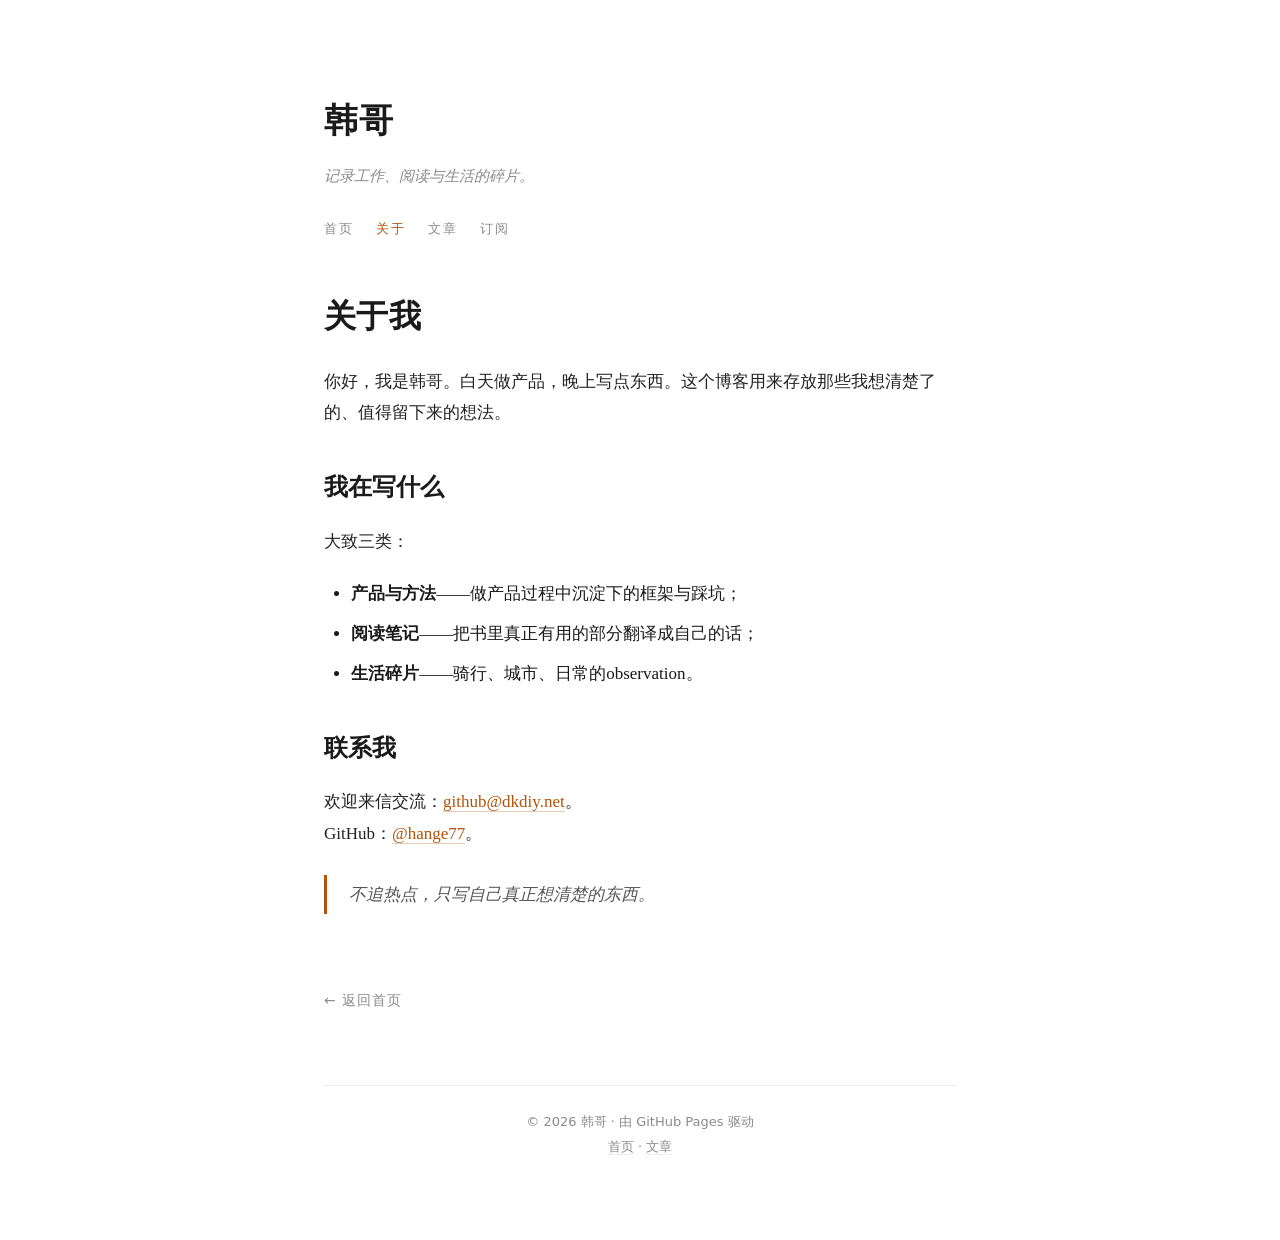
<file: about.html>
<!DOCTYPE html>
<html lang="zh-CN">
<head>
<meta charset="UTF-8">
<meta name="viewport" content="width=device-width, initial-scale=1.0">
<title>关于 · 韩哥</title>
<meta name="description" content="关于韩哥：记录工作、阅读与生活的碎片。">
<link rel="stylesheet" href="assets/css/style.css">
</head>
<body>
<div class="wrap">

  <header class="site-header">
    <div class="name">韩哥</div>
    <div class="bio">记录工作、阅读与生活的碎片。</div>
    <nav class="site-nav">
      <a href="index.html">首页</a>
      <a href="about.html" class="active">关于</a>
      <a href="#">文章</a>
      <a href="#">订阅</a>
    </nav>
  </header>

  <article class="article">
    <h1>关于我</h1>
    <p>你好，我是韩哥。白天做产品，晚上写点东西。这个博客用来存放那些我想清楚了的、值得留下来的想法。</p>

    <h2>我在写什么</h2>
    <p>大致三类：</p>
    <ul>
      <li><strong>产品与方法</strong>——做产品过程中沉淀下的框架与踩坑；</li>
      <li><strong>阅读笔记</strong>——把书里真正有用的部分翻译成自己的话；</li>
      <li><strong>生活碎片</strong>——骑行、城市、日常的observation。</li>
    </ul>

    <h2>联系我</h2>
    <p>欢迎来信交流：<a class="link" href="mailto:github@dkdiy.net">github@dkdiy.net</a>。<br>
    GitHub：<a class="link" href="https://github.com/hange77">@hange77</a>。</p>

    <blockquote>不追热点，只写自己真正想清楚的东西。</blockquote>

    <a class="back" href="index.html">← 返回首页</a>
  </article>

  <footer class="site-footer">
    © 2026 韩哥 · 由 GitHub Pages 驱动<br>
    <a href="index.html">首页</a> · <a href="#">文章</a>
  </footer>

</div>
</body>
</html>
</file>
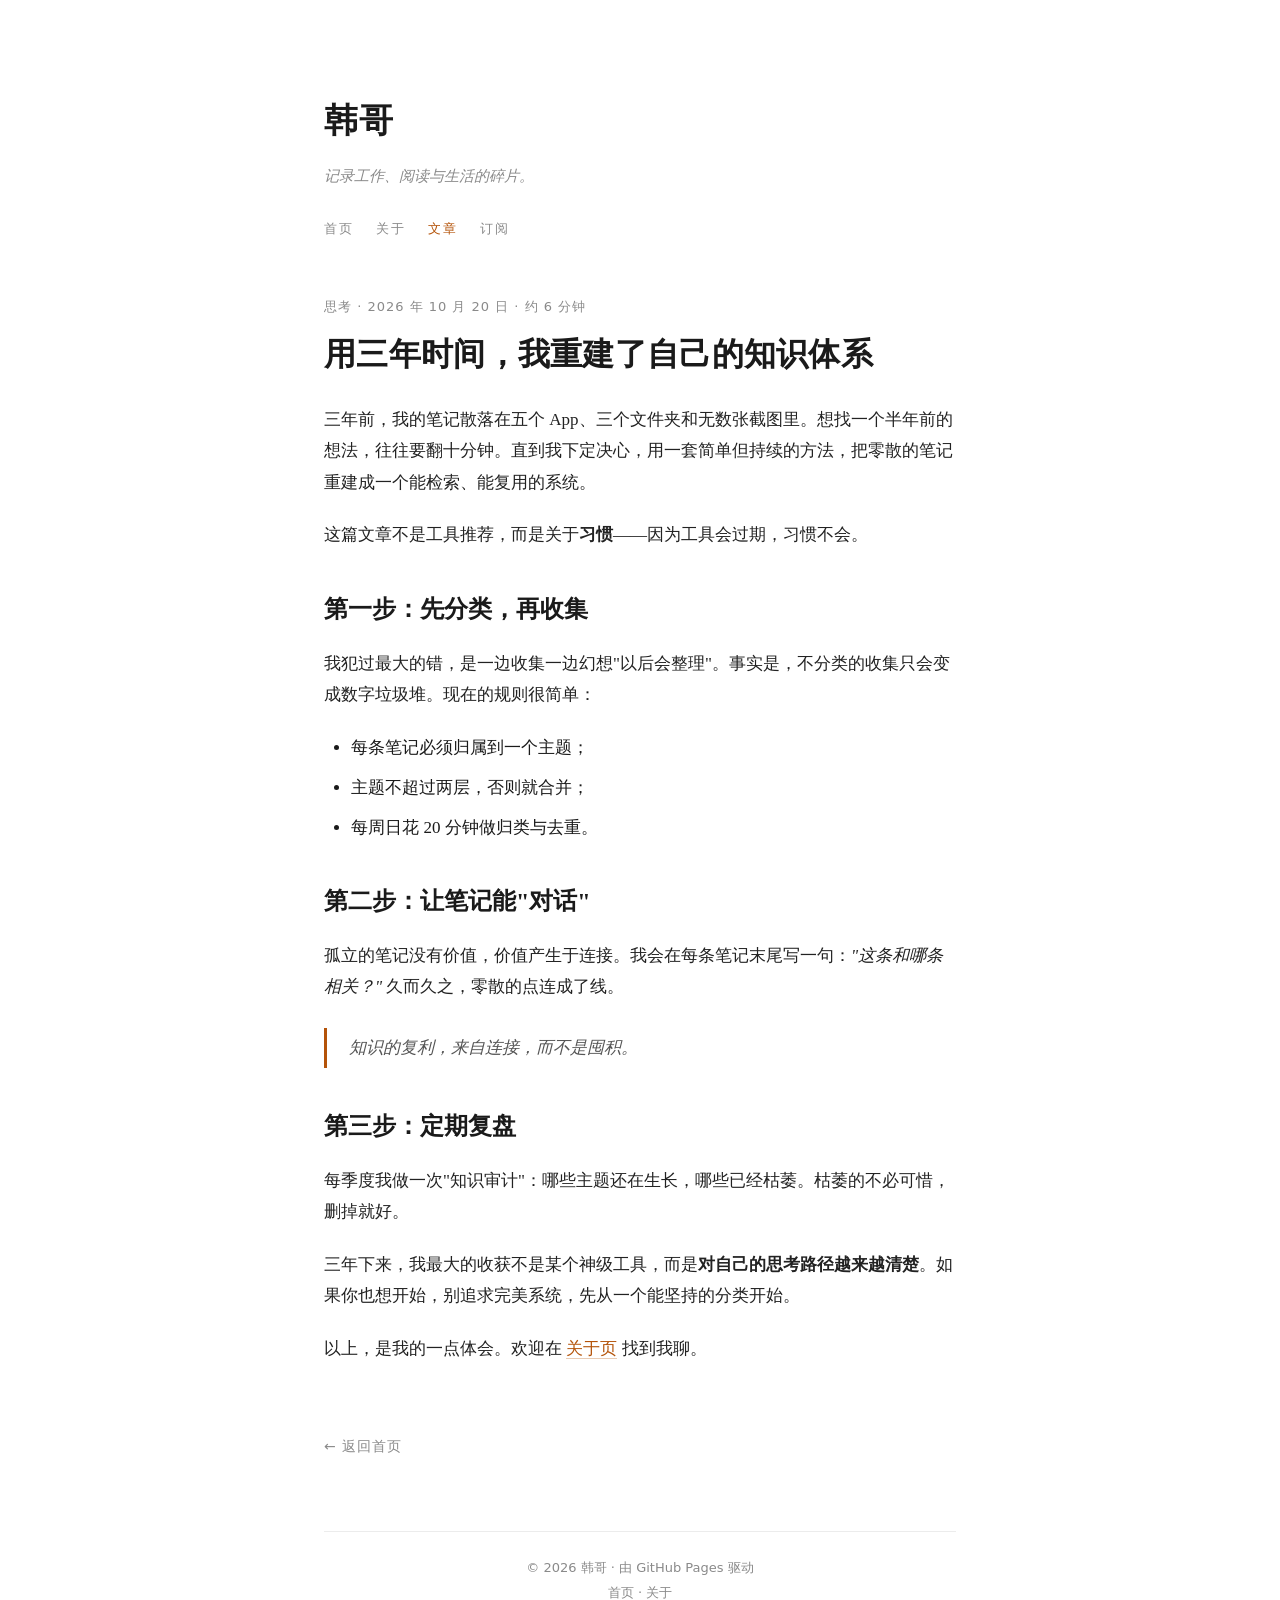
<file: posts/welcome.html>
<!DOCTYPE html>
<html lang="zh-CN">
<head>
<meta charset="UTF-8">
<meta name="viewport" content="width=device-width, initial-scale=1.0">
<title>用三年时间，我重建了自己的知识体系 · 韩哥</title>
<meta name="description" content="把零散的笔记变成可检索、可复用的系统，靠的不是工具，而是持续的分类与复盘习惯。">
<link rel="stylesheet" href="../assets/css/style.css">
</head>
<body>
<div class="wrap">

  <header class="site-header">
    <div class="name">韩哥</div>
    <div class="bio">记录工作、阅读与生活的碎片。</div>
    <nav class="site-nav">
      <a href="../index.html">首页</a>
      <a href="../about.html">关于</a>
      <a href="welcome.html" class="active">文章</a>
      <a href="#">订阅</a>
    </nav>
  </header>

  <article class="article">
    <div class="post-meta">思考 · 2026 年 10 月 20 日 · 约 6 分钟</div>
    <h1>用三年时间，我重建了自己的知识体系</h1>

    <p>三年前，我的笔记散落在五个 App、三个文件夹和无数张截图里。想找一个半年前的想法，往往要翻十分钟。直到我下定决心，用一套简单但持续的方法，把零散的笔记重建成一个能检索、能复用的系统。</p>

    <p>这篇文章不是工具推荐，而是关于<strong>习惯</strong>——因为工具会过期，习惯不会。</p>

    <h2>第一步：先分类，再收集</h2>
    <p>我犯过最大的错，是一边收集一边幻想"以后会整理"。事实是，不分类的收集只会变成数字垃圾堆。现在的规则很简单：</p>
    <ul>
      <li>每条笔记必须归属到一个主题；</li>
      <li>主题不超过两层，否则就合并；</li>
      <li>每周日花 20 分钟做归类与去重。</li>
    </ul>

    <h2>第二步：让笔记能"对话"</h2>
    <p>孤立的笔记没有价值，价值产生于连接。我会在每条笔记末尾写一句：<em>"这条和哪条相关？"</em> 久而久之，零散的点连成了线。</p>

    <blockquote>知识的复利，来自连接，而不是囤积。</blockquote>

    <h2>第三步：定期复盘</h2>
    <p>每季度我做一次"知识审计"：哪些主题还在生长，哪些已经枯萎。枯萎的不必可惜，删掉就好。</p>

    <p>三年下来，我最大的收获不是某个神级工具，而是<strong>对自己的思考路径越来越清楚</strong>。如果你也想开始，别追求完美系统，先从一个能坚持的分类开始。</p>

    <p>以上，是我的一点体会。欢迎在 <a class="link" href="../about.html">关于页</a> 找到我聊。</p>

    <a class="back" href="../index.html">← 返回首页</a>
  </article>

  <footer class="site-footer">
    © 2026 韩哥 · 由 GitHub Pages 驱动<br>
    <a href="../index.html">首页</a> · <a href="../about.html">关于</a>
  </footer>

</div>
</body>
</html>
</file>
<file: assets/css/style.css>
:root{
  --bg:#ffffff;
  --ink:#1a1a1a;
  --muted:#8a8a8a;
  --soft:#555;
  --line:#ececec;
  --accent:#b45309;
  --maxw:680px;
  --serif:Georgia,"Times New Roman","Noto Serif SC","Songti SC",serif;
  --sans:-apple-system,BlinkMacSystemFont,"PingFang SC","Microsoft YaHei",system-ui,sans-serif;
}
*{box-sizing:border-box;margin:0;padding:0;}
html{scroll-behavior:smooth;}
body{
  background:var(--bg);color:var(--ink);
  font-family:var(--serif);line-height:1.85;font-size:17px;
  -webkit-font-smoothing:antialiased;text-rendering:optimizeLegibility;
}
a{color:inherit;text-decoration:none;}

.wrap{max-width:var(--maxw);margin:0 auto;padding:90px 24px 80px;}

/* ---------- header ---------- */
.site-header{margin-bottom:54px;}
.site-header .name{font-size:34px;letter-spacing:.5px;font-weight:600;}
.site-header .bio{color:var(--muted);font-size:15px;margin-top:10px;font-style:italic;}
.site-nav{margin-top:26px;display:flex;gap:22px;font-size:13px;letter-spacing:2px;
  text-transform:uppercase;font-family:var(--sans);}
.site-nav a{color:var(--muted);transition:color .2s;}
.site-nav a:hover,.site-nav a.active{color:var(--accent);}

/* ---------- post list ---------- */
.section-label{font-size:12px;letter-spacing:3px;text-transform:uppercase;
  color:var(--muted);font-family:var(--sans);margin-bottom:8px;}
.empty-state{border-top:1px solid var(--line);padding:38px 0;color:var(--muted);
  font-family:var(--sans);font-size:15px;line-height:1.9;}
.empty-state .big{font-family:var(--serif);font-size:19px;font-style:italic;
  color:var(--soft);margin-bottom:6px;}
.post{border-top:1px solid var(--line);padding:22px 0;}
.post .date{font-size:13px;color:var(--muted);font-family:var(--sans);letter-spacing:1px;}
.post a.title{display:block;color:var(--ink);font-size:21px;
  margin:6px 0 8px;transition:color .2s;line-height:1.5;}
.post a.title:hover{color:var(--accent);}
.post .excerpt{color:var(--soft);font-size:15px;}
.post .tag{font-size:11px;color:var(--accent);font-family:var(--sans);
  letter-spacing:1px;text-transform:uppercase;margin-right:10px;}

/* ---------- article ---------- */
.article .post-meta{font-size:13px;color:var(--muted);font-family:var(--sans);
  letter-spacing:1px;margin-bottom:14px;}
.article h1{font-size:32px;line-height:1.35;font-weight:700;margin-bottom:28px;letter-spacing:.3px;}
.article h2{font-size:24px;line-height:1.4;font-weight:700;margin:42px 0 16px;}
.article h3{font-size:19px;line-height:1.4;font-weight:700;margin:32px 0 12px;}
.article p{margin:1.25em 0;color:#222;}
.article ul,.article ol{margin:1.1em 0;padding-left:1.6em;}
.article li{margin:.5em 0;}
.article blockquote{margin:1.5em 0;padding:4px 22px;border-left:3px solid var(--accent);
  color:var(--soft);font-style:italic;}
.article code{font-family:ui-monospace,SFMono-Regular,Menlo,Consolas,monospace;
  font-size:.88em;background:#f6f6f4;padding:2px 6px;border-radius:4px;}
.article pre{background:#f6f6f4;border:1px solid var(--line);border-radius:8px;
  padding:16px 18px;overflow:auto;margin:1.4em 0;font-size:14px;line-height:1.6;}
.article pre code{background:none;padding:0;}
.article img{max-width:100%;border-radius:8px;margin:1.4em 0;}
.article hr{border:none;border-top:1px solid var(--line);margin:2.4em 0;}
.article a.link{color:var(--accent);border-bottom:1px solid rgba(180,83,9,.3);}
.article a.link:hover{border-bottom-color:var(--accent);}

.back{display:inline-block;margin-top:48px;font-family:var(--sans);font-size:14px;
  color:var(--muted);letter-spacing:1px;}
.back:hover{color:var(--accent);}

/* ---------- footer ---------- */
.site-footer{margin-top:70px;border-top:1px solid var(--line);padding-top:24px;
  font-size:13px;color:var(--muted);font-family:var(--sans);text-align:center;line-height:1.9;}
.site-footer a{color:var(--muted);border-bottom:1px solid var(--line);}
.site-footer a:hover{color:var(--accent);}

@media(max-width:600px){
  .wrap{padding:60px 20px 60px;}
  .site-header .name{font-size:28px;}
  .article h1{font-size:26px;}
}
</file>
